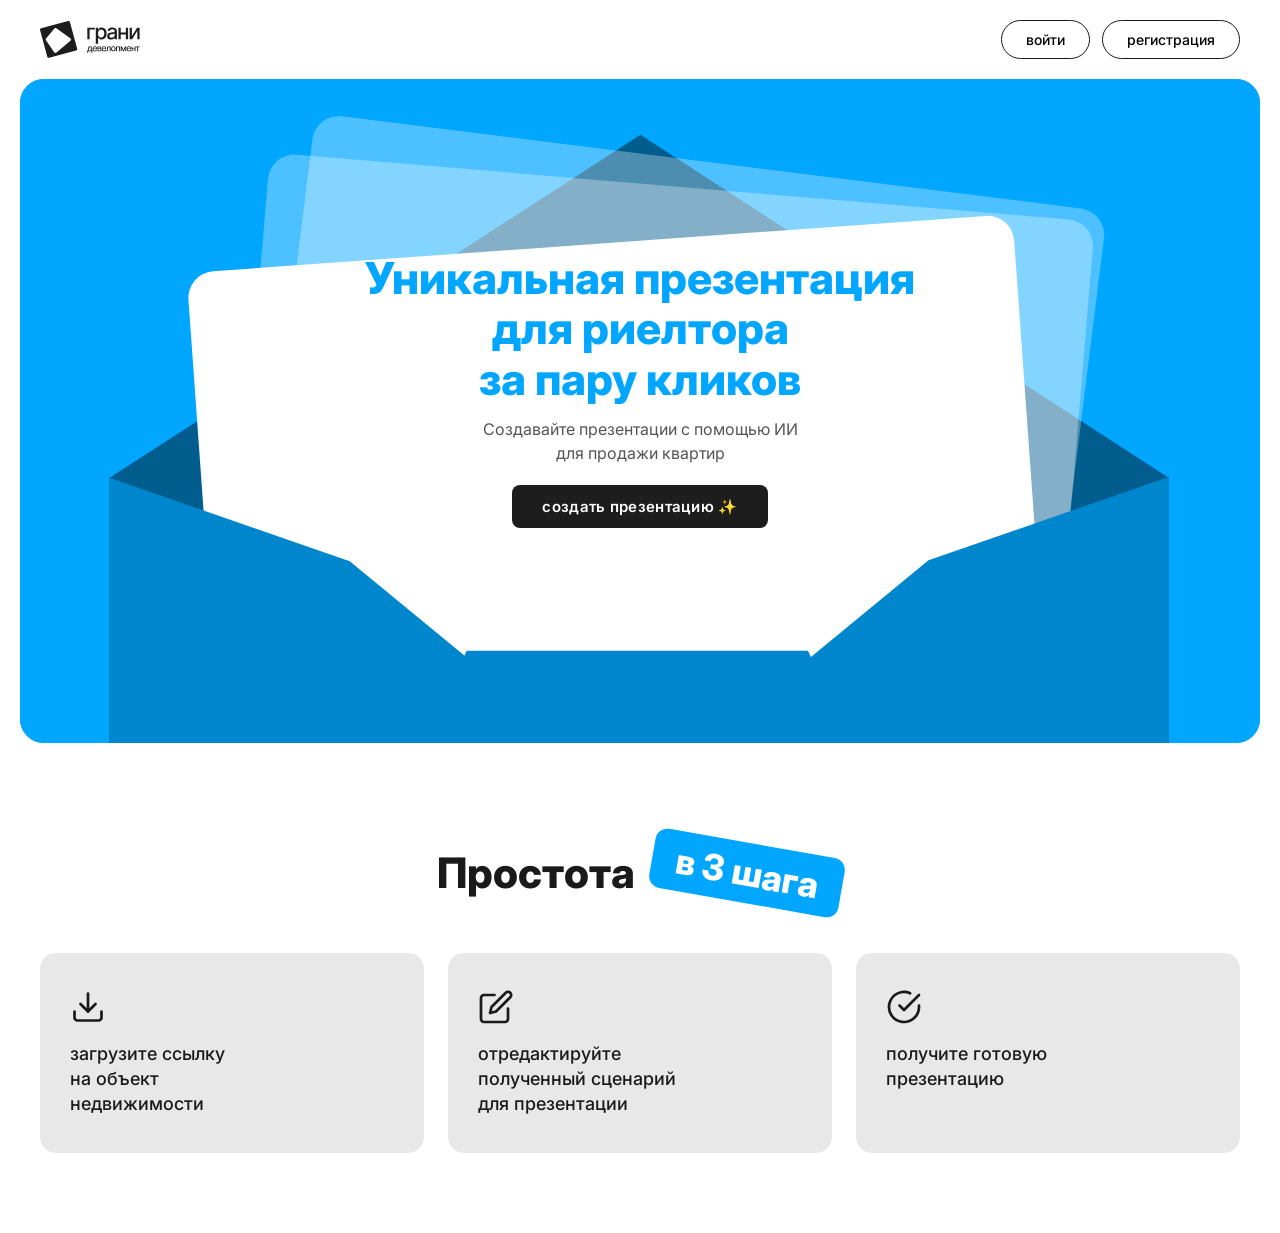
<file: front/index.html>
<!DOCTYPE html>
<html lang="ru">
<head>
    <meta charset="UTF-8">
    <meta name="viewport" content="width=device-width, initial-scale=1.0">
    <title>Виртуальный ремонт</title>
    <link rel="shortcut icon" href="/front/photo/favicon.ico" type="image/x-icon">
    <link rel="stylesheet" href="/front/css/style.css">

</head>
<body>

    <!-- HEADER -->
    <header class="header">
        <img class="svg-logo" src="/front/photo/logo.svg">
        <div class="header-buttons">
            <button class="header-btn" onclick="openModal('login')">войти</button>
            <button class="header-btn" onclick="openModal('register')">регистрация</button>
        </div>
    </header>

    <!-- HERO SECTION (новый дизайн) -->
    <section class="hero-new">
        <div class="hero-envelope-container">
            <svg class="envelope-svg" viewBox="0 0 1399 749" xmlns="http://www.w3.org/2000/svg" preserveAspectRatio="xMidYMid meet">
                <rect width="1399" height="749" rx="20" fill="#00A6FF"/>
                <path d="M101 450 L700 63 L1296 450 L1296 869 L101 869 Z" fill="#005D8E"/>
                <rect x="297" y="92" width="900" height="535" rx="30" transform="rotate(7.1 747 360)" fill="white" fill-opacity="0.3"/>
                <rect x="258" y="121" width="934" height="540" rx="30" transform="rotate(4.8 725 391)" fill="white" fill-opacity="0.3"/>
                <rect x="206" y="185" width="934" height="540" rx="30" transform="rotate(-4.1 673 455)" fill="white"/>
                <path d="M101 869 L101 450 L372 544 L587 721 L587 869 Z" fill="#0086CD"/>
                <path d="M1296 868 L1296 449 L1025 543 L810 720 L810 868 Z" fill="#0086CD"/>
                <path d="M504 645 L397 870 L996 873 L889 645 Z" fill="#0086CD"/>
            </svg>
            <div class="hero-content-overlay">
                <h1 class="hero-new-title">Уникальная презентация<br>для риелтора<br>за пару кликов</h1>
                <p class="hero-new-subtitle">Создавайте презентации с помощью ИИ<br>для продажи квартир</p>
                <a class="hero-new-cta" href="/create">создать презентацию ✨</a>
            </div>
        </div>
    </section>

    <!-- STEPS SECTION -->
    <section class="steps-section">
        <h2 class="steps-title">Простота <span class="steps-badge tilt-badge">в 3 шага</span></h2>
        <div class="steps-cards">
            <div class="step-card animate-on-scroll">
                <svg class="step-icon" width="36" height="36" viewBox="0 0 24 24" fill="none" stroke="#1a1a1a" stroke-width="1.8" stroke-linecap="round" stroke-linejoin="round">
                    <path d="M21 15v4a2 2 0 0 1-2 2H5a2 2 0 0 1-2-2v-4"/>
                    <polyline points="7 10 12 15 17 10"/>
                    <line x1="12" y1="15" x2="12" y2="3"/>
                </svg>
                <p class="step-card-text">загрузите ссылку<br>на объект<br>недвижимости</p>
            </div>
            <div class="step-card animate-on-scroll">
                <svg class="step-icon" width="36" height="36" viewBox="0 0 24 24" fill="none" stroke="#1a1a1a" stroke-width="1.8" stroke-linecap="round" stroke-linejoin="round">
                    <path d="M11 4H4a2 2 0 0 0-2 2v14a2 2 0 0 0 2 2h14a2 2 0 0 0 2-2v-7"/>
                    <path d="M18.5 2.5a2.121 2.121 0 0 1 3 3L12 15l-4 1 1-4 9.5-9.5z"/>
                </svg>
                <p class="step-card-text">отредактируйте<br>полученный сценарий<br>для презентации</p>
            </div>
            <div class="step-card animate-on-scroll">
                <svg class="step-icon" width="36" height="36" viewBox="0 0 24 24" fill="none" stroke="#1a1a1a" stroke-width="1.8" stroke-linecap="round" stroke-linejoin="round">
                    <path d="M22 11.08V12a10 10 0 1 1-5.93-9.14"/>
                    <polyline points="22 4 12 14.01 9 11.01"/>
                </svg>
                <p class="step-card-text">получите готовую<br>презентацию</p>
            </div>
        </div>
    </section>
    <script src="/front/js/auth.js"></script>
    <script src="/front/js/script.js"></script>

    <!-- ===== AUTH MODAL ===== -->
    <div class="modal-overlay" id="authModal">
        <div class="modal-logo">LOGO</div>
        <button class="close-modal" onclick="closeModal('authModal')">✕</button>

        <div class="modal-card">
            <div class="modal-tabs">
                <button class="modal-tab active" id="tabRegister" onclick="switchTab('register')">Регистрация</button>
                <button class="modal-tab" id="tabLogin" onclick="switchTab('login')">Вход</button>
            </div>

            <!-- Форма регистрации (поле "Имя пользователя" убрано) -->
            <form class="register-form" id="registerForm" onsubmit="return false;">
                <div class="form-group">
                    <label class="form-label">Электронная почта</label>
                    <input type="email" class="form-input" id="regEmail" placeholder="Электронная почта">
                </div>
                <div class="form-group">
                    <label class="form-label">Пароль</label>
                    <input type="password" class="form-input" id="regPassword" placeholder="Пароль">
                </div>
                <p class="form-error" id="regError"></p>
                <button type="submit" class="submit-btn" id="regBtn" onclick="handleRegister()">Зарегистрироваться</button>
                <div class="modal-footer">
                    Уже есть аккаунт? <a onclick="switchTab('login')">Войти</a>
                </div>
            </form>

            <!-- Форма входа -->
            <form class="login-form" id="loginForm" onsubmit="return false;">
                <div class="form-group">
                    <label class="form-label">Электронная почта</label>
                    <input type="email" class="form-input" id="loginEmail" placeholder="Электронная почта">
                </div>
                <div class="form-group">
                    <label class="form-label">Пароль</label>
                    <input type="password" class="form-input" id="loginPassword" placeholder="Пароль">
                </div>
                <p class="form-error" id="loginError"></p>
                <button type="submit" class="submit-btn" id="loginBtn" onclick="handleLogin()">Войти</button>
                <div class="modal-footer">
                    Нет аккаунта? <a onclick="switchTab('register')">Зарегистрироваться</a>
                </div>
            </form>
        </div>
    </div>
</body>
</html>
</file>
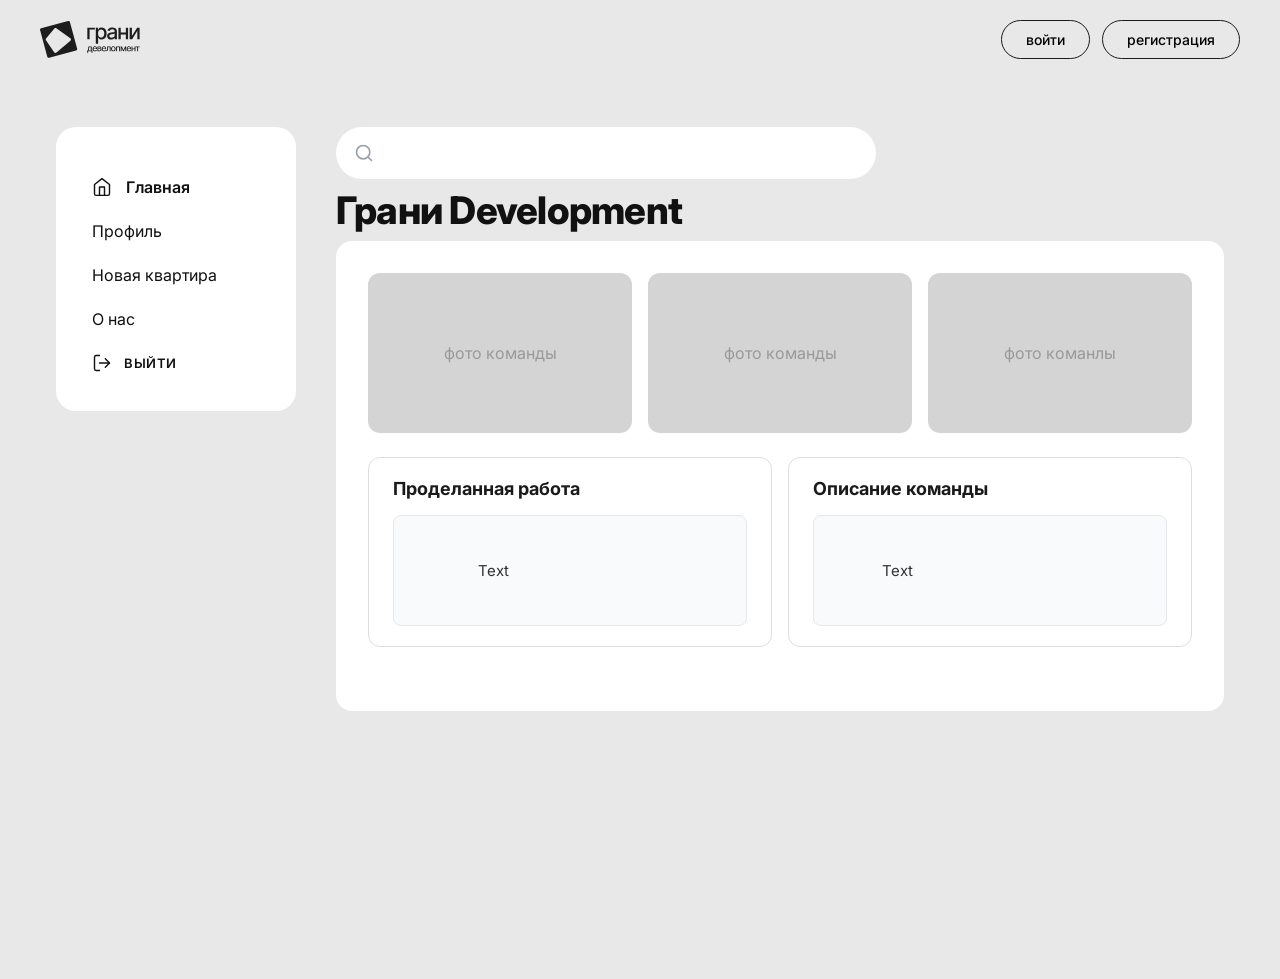
<file: front/about.html>
<!DOCTYPE html>
<html lang="ru">
<head>
  <meta charset="UTF-8">
  <meta name="viewport" content="width=device-width, initial-scale=1.0">
  <title>Новый проект</title>
  <link rel="shortcut icon" href="/front/photo/favicon.ico" type="image/x-icon">
  <link rel="stylesheet" href="/front/css/pres_add.css">
</head>
<body>

<header class="header">
    <img class="svg-logo" src="/front/photo/logo.svg">
    <div class="header-buttons">
        <button class="header-btn" onclick="openModal('login')">войти</button>
        <button class="header-btn" onclick="openModal('register')">регистрация</button>
    </div>
</header>

<div class="layout">
  <!-- SIDEBAR -->
  <aside class="carts-sidebar">
      <nav class="carts-nav">
          <!-- Active item — icon + bold -->
          <a class="carts-nav-item active" href="/front/index.html">
              <svg viewBox="0 0 24 24" stroke-linecap="round" stroke-linejoin="round">
                  <path d="M3 9l9-7 9 7v11a2 2 0 01-2 2H5a2 2 0 01-2-2z"/>
                  <polyline points="9 22 9 12 15 12 15 22"/>
              </svg>
              Главная
          </a>
          <!-- Plain text, no icons -->
          <a class="carts-nav-item no-icon" href="/profile">Профиль</a>
          <a class="carts-nav-item no-icon" href="/create">Новая квартира</a>
          <a class="carts-nav-item no-icon" href="/about">О нас</a>
      </nav>
      <button class="carts-logout-btn" onclick="logout()">
          <svg viewBox="0 0 24 24" stroke-linecap="round" stroke-linejoin="round">
              <path d="M9 21H5a2 2 0 01-2-2V5a2 2 0 012-2h4"/>
              <polyline points="16 17 21 12 16 7"/>
              <line x1="21" y1="12" x2="9" y2="12"/>
          </svg>
          выйти
      </button>
  </aside>

  <!-- MAIN -->
  <main class="main">

    <!-- Search -->
    <div class="carts-search">
        <input type="text" class="carts-search-input" placeholder="">
    </div>

    <!-- Title -->
    <h1 class="page-title">Грани Development</h1>

    <!-- Content card -->
    <div class="content-card">

      <!-- Photos -->
      <div class="photos-row">
        <div class="photo-placeholder">фото команды</div>
        <div class="photo-placeholder">фото команды</div>
        <div class="photo-placeholder">фото команлы</div>
      </div>

      <!-- Info boxes -->
      <div class="info-row">
        <div class="info-box">
          <h3>Проделанная работа</h3>
          <div class="details">
            <p class="description-text">
                Text
            </p>
          </div>
        </div>
        <div class="info-box">
          <h3>Описание команды</h3>
          <p class="description-text">
            Text
          </p>
        </div>
      </div>
    </div>
  </main>
</div>

<script src="/front/js/auth.js"></script>

</body>
</html>
</file>
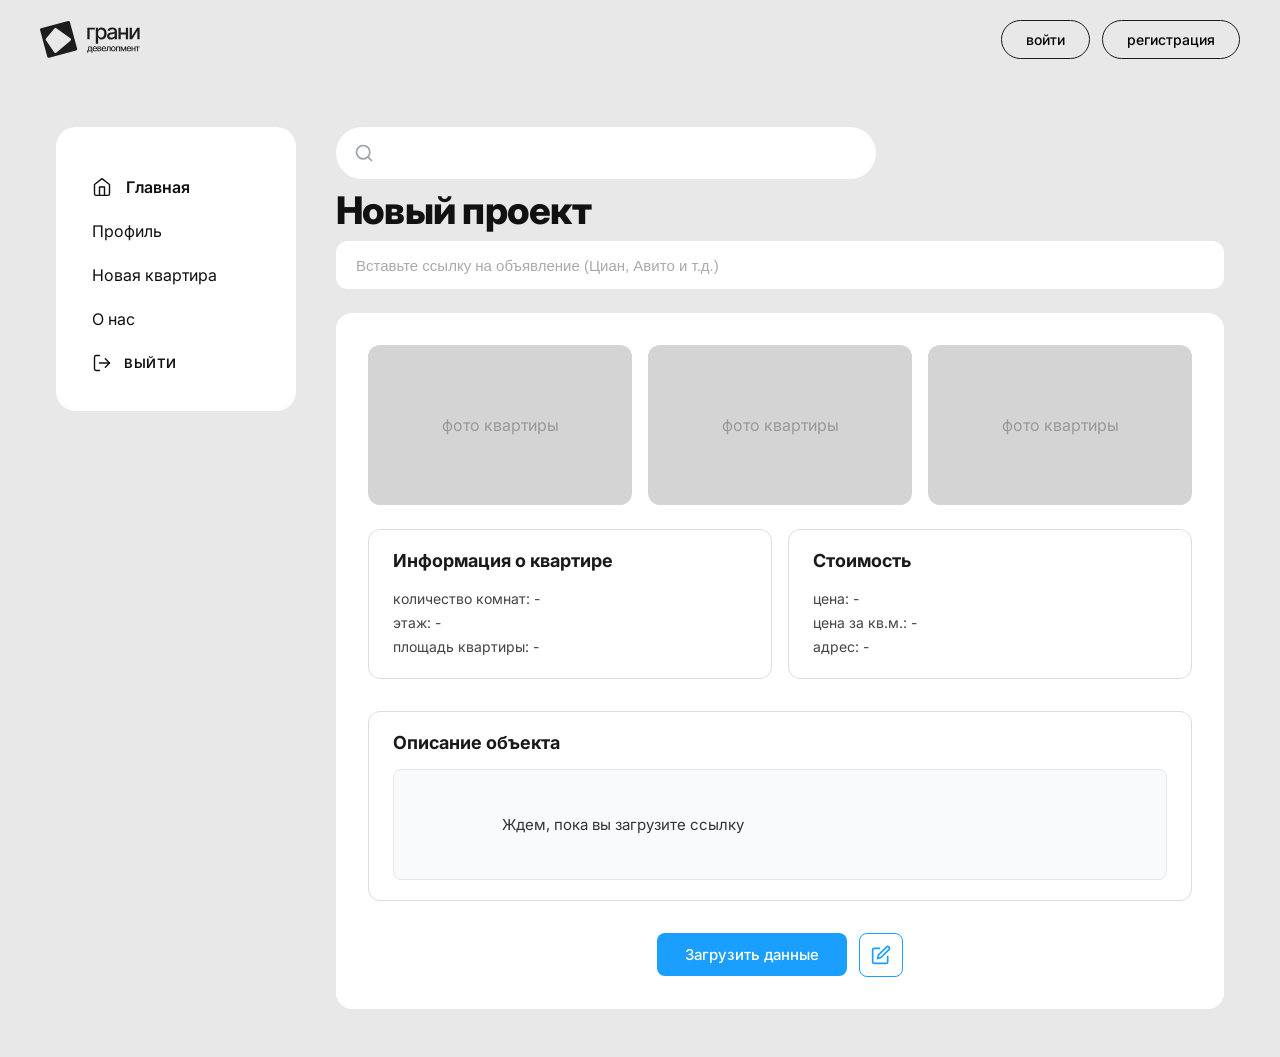
<file: front/pres_add.html>
<!DOCTYPE html>
<html lang="ru">
<head>
    <meta charset="UTF-8">
    <meta name="viewport" content="width=device-width, initial-scale=1.0">
    <title>Новый проект</title>
    <link rel="shortcut icon" href="/front/photo/favicon.ico" type="image/x-icon">
    <link rel="stylesheet" href="/front/css/style.css">
    <link rel="stylesheet" href="/front/css/pres_add.css">
</head>
<body>
    <header class="header">
        <img class="svg-logo" src="/front/photo/logo.svg">
        <div class="header-buttons">
            <button class="header-btn" onclick="openModal('login')">войти</button>
            <button class="header-btn" onclick="openModal('register')">регистрация</button>
        </div>
    </header>

    <div class="layout">
        <!-- Sidebar -->
        <aside class="carts-sidebar">
            <nav class="carts-nav">
                <!-- Active item — icon + bold -->
                <a class="carts-nav-item active" href="/front/index.html">
                    <svg viewBox="0 0 24 24" stroke-linecap="round" stroke-linejoin="round">
                        <path d="M3 9l9-7 9 7v11a2 2 0 01-2 2H5a2 2 0 01-2-2z"/>
                        <polyline points="9 22 9 12 15 12 15 22"/>
                    </svg>
                    Главная
                </a>
                <!-- Plain text, no icons -->
                <a class="carts-nav-item no-icon" href="/profile">Профиль</a>
                <a class="carts-nav-item no-icon" href="/create">Новая квартира</a>
                <a class="carts-nav-item no-icon" href="/about">О нас</a>
            </nav>
            <button class="carts-logout-btn" onclick="logout()">
                <svg viewBox="0 0 24 24" stroke-linecap="round" stroke-linejoin="round">
                    <path d="M9 21H5a2 2 0 01-2-2V5a2 2 0 012-2h4"/>
                    <polyline points="16 17 21 12 16 7"/>
                    <line x1="21" y1="12" x2="9" y2="12"/>
                </svg>
                выйти
            </button>
        </aside>

        <!-- Main Content -->
        <main class="main">
            <div class="carts-search">
                <input type="text" class="carts-search-input" placeholder="">
            </div>
            
            <h1 class="page-title">Новый проект</h1>
            
            <!-- Link Input -->
            <div class="link-input">
                <input type="text" id="propertyLink" placeholder="Вставьте ссылку на объявление (Циан, Авито и т.д.)">
            </div>
            
            <!-- Content Card -->
            <div class="content-card">
                <!-- Photos -->
                <div class="photos-row">
                    <div class="photo-placeholder">фото квартиры</div>
                    <div class="photo-placeholder">фото квартиры</div>
                    <div class="photo-placeholder">фото квартиры</div>
                </div>
                
                <!-- Info Boxes -->
                <div class="info-row">
                    <div class="info-box">
                        <h3 id="propertyTitle">Информация о квартире</h3>
                        <div class="details">
                            <div>количество комнат: <span id="rooms"> -</span></div>
                            <div>этаж: <span id="floor"> -</span></div>
                            <div>площадь квартиры: <span id="area"> -</span></div>
                        </div>
                    </div>
                    <div class="info-box">
                        <h3>Стоимость</h3>
                        <div class="details">
                            <div>цена: <span id="price"> -</span></div>
                            <div>цена за кв.м.: <span id="pricePerSqm"> -</span></div>
                            <div>адрес: <span id="address"> -</span></div>
                        </div>
                    </div>
                </div>
                
                <!-- Description -->
                <div class="info-box" style="margin-bottom: 32px;">
                    <h3>Описание объекта</h3>
                    <p id="description" class="description-text">
                      Ждем, пока вы загрузите ссылку
                    </p>
                </div>
                
                <!-- Presentation Text (скрыто до генерации) -->
                <div class="presentation-section" style="display: none;">
                    <h2>Текст для презентации:</h2>
                    <div id="slidesContainer">
                        <!-- Слайды будут добавлены здесь после генерации -->
                    </div>
                </div>
                
                <!-- Buttons -->
                <div class="actions-row">
                    <button id="loadPropertyBtn" class="btn btn-primary">Загрузить данные</button>
                    <button id="generateScenarioBtn" class="btn btn-outline">Сгенерировать сценарий презентации</button>
                    <button class="btn-icon" title="Редактировать">
                        <svg viewBox="0 0 24 24" fill="none" stroke="currentColor" stroke-width="2">
                            <path d="M11 4H4a2 2 0 0 0-2 2v14a2 2 0 0 0 2 2h14a2 2 0 0 0 2-2v-7"></path>
                            <path d="M18.5 2.5a2.121 2.121 0 0 1 3 3L12 15l-4 1 1-4 9.5-9.5z"></path>
                        </svg>
                    </button>
                </div>
                <!-- Сценарий презентации (скрыт до генерации) -->
                <div id="scenarioSection" class="info-box" style="display: none; margin-top: 32px;">
                    <h3>Сценарий презентации:</h3>
                    <p class="description-text">*Вы можете добавить информацию о вашем клиенте</p>
                    
                    <!-- Кнопка редактирования сценария -->
                    <div style="display: flex; justify-content: flex-end; margin-bottom: 12px;">
                        <button id="editScenarioBtn" class="btn btn-outline" style="padding: 6px 16px; font-size: 13px;">
                            Редактировать
                        </button>
                    </div>
                    
                    <!-- Текст сценария (для просмотра) -->
                    <div id="scenarioView" class="description-text" style="margin-bottom: 16px;"></div>
                    
                    <!-- Textarea для редактирования (скрыта по умолчанию) -->
                    <textarea id="scenarioEdit" class="scenario-textarea" style="display: none; margin-bottom: 16px;" rows="12"></textarea>
                    
                    <!-- Кнопки сохранения/отмены редактирования -->
                    <div id="scenarioEditButtons" style="display: none; gap: 12px; margin-bottom: 24px;">
                        <button id="saveScenarioBtn" class="btn btn-primary" style="padding: 8px 20px;">Сохранить</button>
                        <button id="cancelEditBtn" class="btn btn-outline" style="padding: 8px 20px;">Отмена</button>
                    </div>
                    
                    <!-- Настройки генерации презентации -->
                    <div class="presentation-settings" style="background: #f9fafb; border: 1.5px solid #e5e7eb; border-radius: 12px; padding: 24px; margin-bottom: 24px;">
                        <h4 style="margin-bottom: 20px; font-size: 16px; font-weight: 700; color: #1a1a1a;">Настройки презентации:</h4>
                        
                        <div class="settings-grid" style="display: grid; grid-template-columns: repeat(2, 1fr); gap: 16px;">
                            <!-- Количество слайдов -->
                            <div class="setting-field">
                                <label style="display: block; margin-bottom: 6px; font-size: 13px; color: #666; font-weight: 500;">
                                    Количество слайдов:
                                </label>
                                <input type="number" id="nSlidesInput" min="3" max="20" value="6" 
                                    style="width: 100%; padding: 10px 14px; border: 1.5px solid #d1d5db; border-radius: 8px; font-size: 14px; font-family: inherit;">
                            </div>
                            
                            <!-- Шаблон -->
                            <div class="setting-field">
                                <label style="display: block; margin-bottom: 6px; font-size: 13px; color: #666; font-weight: 500;">
                                    Шаблон:
                                </label>
                                <select id="templateSelect" 
                                    style="width: 100%; padding: 10px 14px; border: 1.5px solid #d1d5db; border-radius: 8px; font-size: 14px; font-family: inherit; background: #fff;">
                                    <option value="general">Общий</option>
                                    <option value="business">Бизнес</option>
                                    <option value="modern">Современный</option>
                                    <option value="minimal">Минимализм</option>
                                    <option value="creative">Креативный</option>
                                </select>
                            </div>
                            
                            <!-- Формат экспорта -->
                            <div class="setting-field">
                                <label style="display: block; margin-bottom: 6px; font-size: 13px; color: #666; font-weight: 500;">
                                    Формат экспорта:
                                </label>
                                <select id="exportAsSelect" 
                                    style="width: 100%; padding: 10px 14px; border: 1.5px solid #d1d5db; border-radius: 8px; font-size: 14px; font-family: inherit; background: #fff;">
                                    <option value="pptx">PowerPoint (.pptx)</option>
                                    <option value="pdf">PDF (.pdf)</option>
                                </select>
                            </div>
                            
                            <!-- Тон -->
                            <div class="setting-field">
                                <label style="display: block; margin-bottom: 6px; font-size: 13px; color: #666; font-weight: 500;">
                                    Тон презентации:
                                </label>
                                <select id="toneSelect" 
                                    style="width: 100%; padding: 10px 14px; border: 1.5px solid #d1d5db; border-radius: 8px; font-size: 14px; font-family: inherit; background: #fff;">
                                    <option value="default">Стандартный</option>
                                    <option value="formal">Официальный</option>
                                    <option value="casual">Неформальный</option>
                                    <option value="persuasive">Убеждающий</option>
                                    <option value="educational">Образовательный</option>
                                </select>
                            </div>
                        </div>
                    </div>
                    
                    <!-- Кнопка генерации презентации -->
                    <div class="actions-row" style="margin-top: 24px;">
                        <button id="generatePresentationBtn" class="btn btn-primary">Сгенерировать презентацию</button>
                    </div>
                    <div id="downloadSection" class="actions-row" style="display: none; margin-top: 16px;">
                        <a id="downloadPdfBtn" class="btn btn-primary" style="text-decoration: none; display: inline-flex; align-items: center; gap: 8px;" target="_blank">
                            <svg viewBox="0 0 24 24" fill="none" stroke="currentColor" stroke-width="2" style="width: 18px; height: 18px;">
                                <path d="M21 15v4a2 2 0 0 1-2 2H5a2 2 0 0 1-2-2v-4"></path>
                                <polyline points="7 10 12 15 17 10"></polyline>
                                <line x1="12" y1="15" x2="12" y2="3"></line>
                            </svg>
                            Скачать презентацию
                        </a>
                    </div>
                </div>
            </div>
        </main>
    </div>

    <script src="/front/js/auth.js"></script>
    <script src="/front/js/pres_add.js"></script>
</body>
</html>
</file>
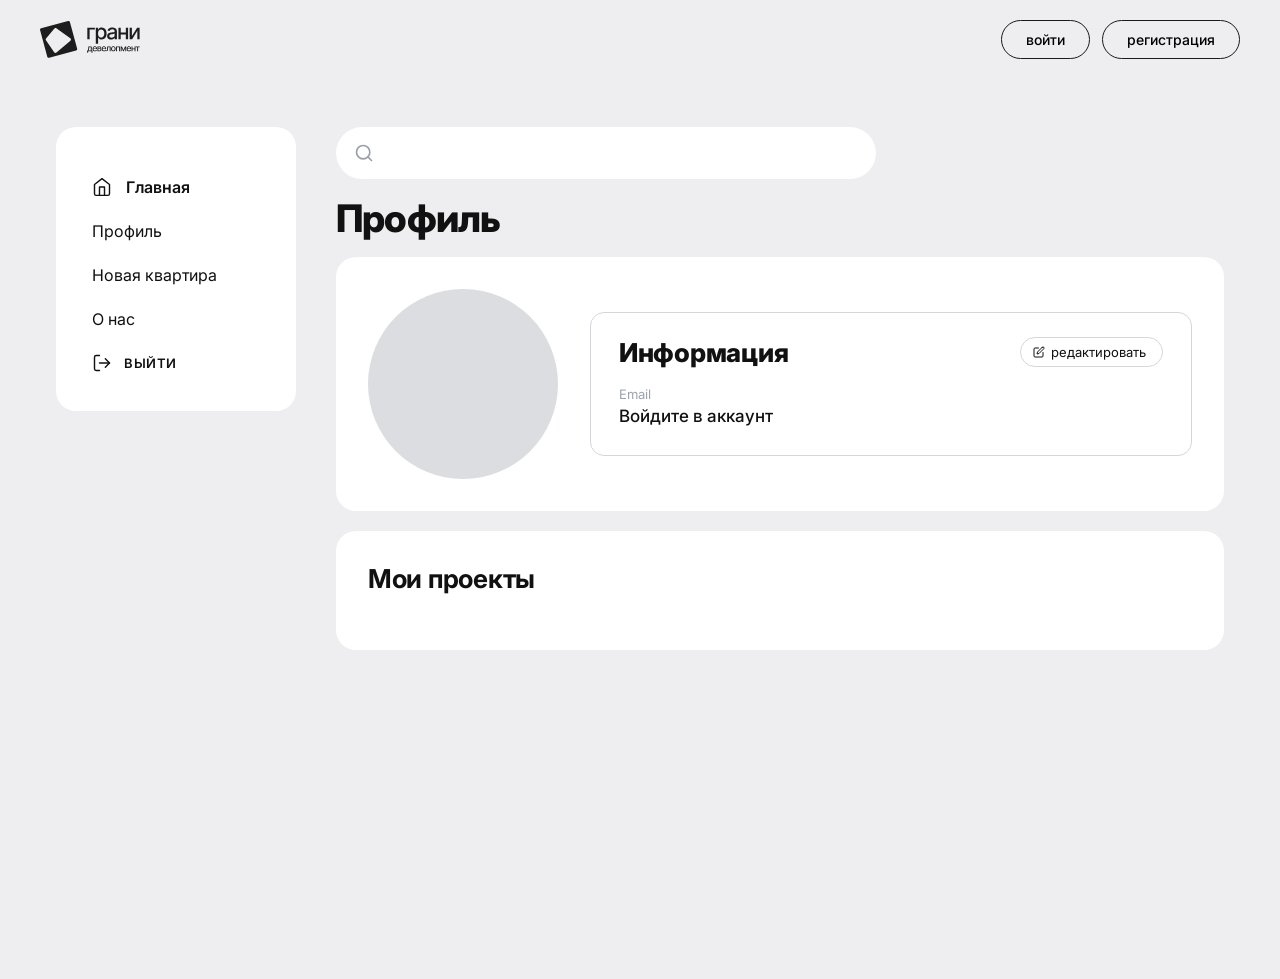
<file: front/profile.html>
<!DOCTYPE html>
<html lang="ru">
<head>
    <meta charset="UTF-8">
    <meta name="viewport" content="width=device-width, initial-scale=1.0">
    <title>Профиль</title>
    <link rel="shortcut icon" href="/front/photo/favicon.ico" type="image/x-icon">
    <link rel="stylesheet" href="/front/css/profile.css">
</head>
<body>
    <header class="header">
        <img class="svg-logo" src="/front/photo/logo.svg">
        <div class="header-buttons">
            <button class="header-btn" onclick="openModal('login')">войти</button>
            <button class="header-btn" onclick="openModal('register')">регистрация</button>
        </div>
    </header>
    <div class="carts-page">
        <!-- SIDEBAR (white rounded card) -->
        <aside class="carts-sidebar">
            <nav class="carts-nav">
                <!-- Active item — icon + bold -->
                <a class="carts-nav-item active" href="/front/index.html">
                    <svg viewBox="0 0 24 24" stroke-linecap="round" stroke-linejoin="round">
                        <path d="M3 9l9-7 9 7v11a2 2 0 01-2 2H5a2 2 0 01-2-2z"/>
                        <polyline points="9 22 9 12 15 12 15 22"/>
                    </svg>
                    Главная
                </a>
                <!-- Plain text, no icons -->
                <a class="carts-nav-item no-icon" href="/profile">Профиль</a>
                <a class="carts-nav-item no-icon" href="/create">Новая квартира</a>
                <a class="carts-nav-item no-icon" href="/about">О нас</a>
            </nav>
            <button class="carts-logout-btn" onclick="logout()">
                <svg viewBox="0 0 24 24" stroke-linecap="round" stroke-linejoin="round">
                    <path d="M9 21H5a2 2 0 01-2-2V5a2 2 0 012-2h4"/>
                    <polyline points="16 17 21 12 16 7"/>
                    <line x1="21" y1="12" x2="9" y2="12"/>
                </svg>
                выйти
            </button>
        </aside>

        <!-- MAIN -->
        <div class="carts-main">

            <!-- SEARCH (pill with magnifier icon baked-in, no border) -->
            <div class="carts-search">
                <input type="text" class="carts-search-input" placeholder="">
            </div>

            <!-- TITLE -->
            <h1 class="carts-title">Профиль</h1>

            <!-- PROFILE CARD: avatar + bordered info box, both inside one white card -->
            <div class="carts-card">
                <div class="profile-card-content">
                    <div class="profile-avatar" id="profileAvatar"></div>
                    <div class="profile-info">
                        <!-- Header row: "Информация" left + "редактировать" pill right -->
                        <div class="profile-info-header">
                            <h2 class="profile-info-head">Информация</h2>
                            <button class="profile-edit-btn">
                                <svg viewBox="0 0 24 24" stroke="currentColor" stroke-linecap="round" stroke-linejoin="round">
                                    <path d="M11 4H4a2 2 0 00-2 2v14a2 2 0 002 2h14a2 2 0 002-2v-7"/>
                                    <path d="M18.5 2.5a2.121 2.121 0 013 3L12 15l-4 1 1-4 9.5-9.5z"/>
                                </svg>
                                редактировать
                            </button>
                        </div>
                        <!-- 3 columns; Имя column is constrained so long names wrap -->
                        <div class="profile-info-fields">
                            <div>
                                <div class="profile-field-label">Email</div>
                                <div class="profile-field-value" id="userEmail">Войдите в аккаунт</div>
                            </div>
                        </div>
                    </div>
                </div>
            </div>


            <!-- PRESENTATIONS CARD -->
            <div class="carts-card">
                <div class="presentations-head">
                    <h2 class="presentations-title">Мои проекты</h2>
                </div>
                
                <!-- Сетка для карточек PDF -->
                <div id="pdfList" class="presentations-grid">
                    <!-- Сюда JS будет добавлять карточки -->
                </div>
                <p id="pdfEmptyMessage" style="display: none; color: #9ca3af; font-size: 15px; text-align: center; padding: 20px 0;">
                    У вас пока нет загруженных документов
                </p>
            </div>

        </div>
    </div>

    <script src="/front/js/auth.js"></script>
    <script src="/front/js/profile.js"></script>
</body>
</html>
</file>
<file: front/css/style.css>
@import url('https://fonts.googleapis.com/css2?family=Inter:wght@400;500;600;700;800;900&display=swap');

* {
    margin: 0;
    padding: 0;
    box-sizing: border-box;
}

body {
    font-family: 'Inter', sans-serif;
    background: #fff;
    color: #1a1a1a;
    overflow-x: hidden;
}

/* ===== HEADER ===== */
.header {
    display: flex;
    justify-content: space-between;
    align-items: center;
    padding: 20px 40px;
}
.svg-logo {
    width: 100px;
    height: auto;
}
.header-buttons {
    display: flex;
    gap: 12px;
    align-items: center;
}
.header-btn {
    padding: 10px 24px;
    border: 1.5px solid #1a1a1a;
    border-radius: 30px;
    background: transparent;
    font-size: 14px;
    font-weight: 500;
    cursor: pointer;
    font-family: 'Inter', sans-serif;
    transition: all 0.3s;
}
.header-btn:hover {
    background: #1a1a1a;
    color: #fff;
}
.header-username-btn {
    background: #00A6FF;
    color: #fff;
    border-color: #00A6FF;
}
.header-username-btn:hover {
    background: #0090e0;
    border-color: #0090e0;
}

/* ===== HERO SECTION (компактный вариант) ===== */
.hero-new {
    margin: 0 20px 40px;
    max-height: calc(100vh - 90px);
    display: flex;
    flex-direction: column;
}
.hero-envelope-container {
    position: relative;
    background: #00A6FF;
    border-radius: 24px;
    overflow: hidden;
    max-height: 100%;
    flex: 1 1 auto;
    display: flex;
    align-items: flex-start;
    justify-content: center;
}
.envelope-svg {
    width: 100%;
    height: auto;
    display: block;
    max-height: calc(100vh - 90px);
    object-fit: contain;
}
.hero-content-overlay {
    position: absolute;
    top: 0;
    left: 0;
    right: 0;
    bottom: 0;
    display: flex;
    flex-direction: column;
    align-items: center;
    justify-content: flex-start;
    padding-top: 14%;
    padding-left: 8%;
    padding-right: 8%;
    pointer-events: none;
}
.hero-content-overlay > * {
    pointer-events: auto;
}
.hero-new-title {
    font-size: clamp(24px, 3.6vw, 44px);
    font-weight: 800;
    color: #00A6FF;
    text-align: center;
    line-height: 1.15;
    margin-bottom: 14px;
    text-shadow: 0 1px 2px rgba(255,255,255,0.5);
}
.hero-new-subtitle {
    font-size: clamp(13px, 1.4vw, 16px);
    color: #555;
    text-align: center;
    line-height: 1.45;
    margin-bottom: 20px;
    font-weight: 400;
    max-width: 640px;
}
.hero-new-cta {
    padding: 12px 30px;
    background: #1D1D1D;
    color: #fff;
    border: none;
    border-radius: 8px;
    font-size: 15px;
    font-weight: 600;
    cursor: pointer;
    font-family: 'Inter', sans-serif;
    transition: all 0.3s;
    letter-spacing: 0.3px;
    text-decoration: none;
}
.hero-new-cta:hover {
    background: #333;
    transform: translateY(-2px);
    box-shadow: 0 6px 20px rgba(0,0,0,0.2);
}

/* ===== STEPS SECTION ===== */
.steps-section {
    padding: 60px 40px 80px;
    text-align: center;
}
.steps-title {
    font-size: 42px;
    font-weight: 800;
    margin-bottom: 50px;
    display: flex;
    align-items: center;
    justify-content: center;
    gap: 16px;
    flex-wrap: wrap;
}
.steps-badge {
    background: #00A6FF;
    color: #fff;
    padding: 8px 24px;
    border-radius: 12px;
    font-size: 36px;
    font-weight: 800;
    display: inline-block;
}
.tilt-badge {
    transform: rotate(10deg);
    transition: transform 0.4s cubic-bezier(0.34, 1.56, 0.64, 1);
    cursor: default;
}
.tilt-badge:hover {
    transform: rotate(0deg) scale(1.05);
}
.steps-cards {
    display: grid;
    grid-template-columns: repeat(3, 1fr);
    gap: 24px;
    max-width: 1200px;
    margin: 0 auto;
}
.step-card {
    background: #E8E8E8;
    border-radius: 16px;
    padding: 36px 30px;
    min-height: 200px;
    display: flex;
    flex-direction: column;
    align-items: flex-start;
    text-align: left;
    transition: transform 0.3s, box-shadow 0.3s;
    gap: 16px;
}
.step-card:hover {
    transform: translateY(-6px);
    box-shadow: 0 12px 30px rgba(0, 0, 0, 0.1);
}
.step-icon {
    flex-shrink: 0;
}
.step-card-text {
    font-size: 18px;
    font-weight: 500;
    line-height: 1.4;
    color: #1a1a1a;
}

/* ===== MODAL ===== */


/* ===== ANIMATIONS ===== */
.animate-on-scroll {
    opacity: 0;
    transform: translateY(40px);
    transition: opacity 0.6s ease, transform 0.6s ease;
}
.animate-on-scroll.visible {
    opacity: 1;
    transform: translateY(0);
}

/* ===== RESPONSIVE ===== */
@media (max-width: 768px) {
    .header {
        padding: 16px 20px;
    }
    .logo {
        font-size: 22px;
    }
    .header-btn {
        padding: 8px 18px;
        font-size: 13px;
    }
    .hero-new {
        margin: 0 12px 24px;
        max-height: calc(100vh - 80px);
    }
    .envelope-svg {
        max-height: calc(100vh - 80px);
    }
    .hero-content-overlay {
        padding-top: 12%;
        padding-left: 5%;
        padding-right: 5%;
    }
    .hero-new-title {
        font-size: clamp(20px, 5.5vw, 32px);
        margin-bottom: 10px;
    }
    .hero-new-subtitle {
        font-size: clamp(12px, 2.8vw, 14px);
        margin-bottom: 16px;
    }
    .hero-new-cta {
        padding: 10px 24px;
        font-size: 14px;
    }
    .steps-section {
        padding: 40px 20px 60px;
    }
    .steps-title {
        font-size: 28px;
    }
    .steps-badge {
        font-size: 24px;
        padding: 6px 18px;
    }
    .steps-cards {
        grid-template-columns: 1fr;
        gap: 16px;
    }
    .step-card {
        min-height: auto;
        padding: 28px 24px;
    }
    .step-card-text {
        font-size: 16px;
    }
    .modal-card {
        padding: 30px 24px;
    }
    .modal-logo {
        left: 20px;
        font-size: 22px;
    }
    .close-modal {
        right: 20px;
    }
}

@media (max-width: 480px) {
    .hero-new {
        max-height: calc(100vh - 70px);
    }
    .envelope-svg {
        max-height: calc(100vh - 70px);
    }
    .hero-content-overlay {
        padding-top: 10%;
    }
    .steps-title {
        font-size: 24px;
        gap: 10px;
    }
    .steps-badge {
        font-size: 20px;
    }
}
</file>
<file: front/css/pres_add.css>
@import url('https://fonts.googleapis.com/css2?family=Inter:wght@400;500;600;700;800;900&display=swap');

* {
    margin: 0;
    padding: 0;
    box-sizing: border-box;
}

body {
    font-family: 'Inter', sans-serif;
    background-color: #e8e8e8;
    color: #222;
    min-height: 100vh;
}

.layout {
    display: flex;
    min-height: 100vh;
    padding: 48px 56px;
    gap: 40px;
    box-sizing: border-box;
}

.header {
    display: flex;
    justify-content: space-between;
    align-items: center;
    padding: 20px 40px;
}

.svg-logo {
    width: 100px;
    height: auto;
}

.header-buttons {
    display: flex;
    gap: 12px;
    align-items: center;
}

.header-btn {
    padding: 10px 24px;
    border: 1.5px solid #1a1a1a;
    border-radius: 30px;
    background: transparent;
    font-size: 14px;
    font-weight: 500;
    cursor: pointer;
    font-family: 'Inter', sans-serif;
    transition: all 0.3s;
}

.header-btn:hover {
    background: #1a1a1a;
    color: #fff;
}

.header-username-btn {
    background: #00A6FF;
    color: #fff;
    border-color: #00A6FF;
}

.header-username-btn:hover {
    background: #0090e0;
    border-color: #0090e0;
}

/* ===== SIDEBAR ===== */
.carts-sidebar {
    width: 240px;
    flex-shrink: 0;
    background: #fff;
    border-radius: 20px;
    padding: 40px 24px 24px;
    display: flex;
    flex-direction: column;
    height: fit-content;
    align-self: flex-start;
    position: sticky;
    top: 48px;
}

.carts-nav {
    flex: 1;
    display: flex;
    flex-direction: column;
    gap: 4px;
}

.carts-nav-item {
    display: flex;
    align-items: center;
    gap: 14px;
    padding: 10px 12px;
    text-decoration: none;
    color: #111;
    font-size: 16px;
    font-weight: 400;
    border-radius: 10px;
    transition: background 0.12s;
}

.carts-nav-item:hover { background: #f3f4f6; }
.carts-nav-item.active { font-weight: 600; }

.carts-nav-item svg {
    width: 20px; height: 20px;
    stroke: #111; flex-shrink: 0;
    stroke-width: 1.7; fill: none;
}

.carts-nav-item.no-icon svg { display: none; }

.carts-logout-btn {
    display: flex;
    align-items: center;
    gap: 12px;
    padding: 14px 12px;
    margin-top: auto;
    cursor: pointer;
    color: #111;
    font-weight: 600;
    font-size: 13px;
    text-transform: uppercase;
    letter-spacing: 0.04em;
    background: none; border: none;
    width: 100%;
    text-align: left;
    font-family: inherit;
    transition: opacity 0.15s;
}

.carts-logout-btn:hover { opacity: 0.6; }
.carts-logout-btn svg { width: 20px; height: 20px; stroke: #111; stroke-width: 1.7; fill: none; }

/* ===== MAIN CONTENT ===== */
.main {
    flex: 1;
    min-width: 0;
}

/* Search bar */
.carts-search {
    max-width: 540px;
    margin-bottom: 12px;
}

.carts-search-input {
    width: 100%;
    border: none;
    outline: none;
    padding: 16px 22px 16px 54px;
    font-size: 16px;
    font-family: inherit;
    background: #fff url("data:image/svg+xml,%3Csvg xmlns='http://www.w3.org/2000/svg' width='20' height='20' viewBox='0 0 24 24' fill='none' stroke='%239aa0a8' stroke-width='2' stroke-linecap='round' stroke-linejoin='round'%3E%3Ccircle cx='11' cy='11' r='8'/%3E%3Cline x1='21' y1='21' x2='16.65' y2='16.65'/%3E%3C/svg%3E") 18px center no-repeat;
    border-radius: 999px;
    color: #111;
}

.carts-search-input::placeholder { color: #ccc; }

/* Heading */
.page-title {
    font-size: 38px;
    font-weight: 800;
    color: #111;
    margin: 0 0 12px 0;
    line-height: 1;
    letter-spacing: -0.02em;
}

/* Link input */
.link-input {
    background: #fff;
    border-radius: 12px;
    padding: 14px 20px;
    margin-bottom: 24px;
}

.link-input input {
    border: none;
    outline: none;
    font-size: 15px;
    width: 100%;
    background: transparent;
    color: #333;
}

.link-input input::placeholder {
    color: #aaa;
}

/* Content card */
.content-card {
    background: #fff;
    border-radius: 16px;
    padding: 32px;
}

/* Photo placeholders */
.photos-row {
    display: grid;
    grid-template-columns: repeat(3, 1fr);
    gap: 16px;
    margin-bottom: 24px;
}

.photo-placeholder {
    background: #d4d4d4;
    border-radius: 12px;
    height: 160px;
    display: flex;
    align-items: center;
    justify-content: center;
    color: #999;
    font-size: 16px;
}

/* Info boxes */
.info-row {
    display: grid;
    grid-template-columns: 1fr 1fr;
    gap: 16px;
    margin-bottom: 32px;
}

.info-box {
    border: 1px solid #ddd;
    border-radius: 12px;
    padding: 20px 24px;
}

.info-box h3 {
    font-size: 18px;
    font-weight: 700;
    margin-bottom: 16px;
    color: #1a1a1a;
}

.info-box .details {
    font-size: 14px;
    line-height: 1.7;
    color: #444;
}

.info-box .details .label {
    color: #666;
}

.info-box .description-text {
    font-size: 14px;
    line-height: 1.7;
    color: #444;
    white-space: pre-wrap;
    word-wrap: break-word;
}

/* Presentation text */
.presentation-section h2 {
    font-size: 20px;
    font-weight: 700;
    margin-bottom: 20px;
    color: #1a1a1a;
}

.slide-block {
    margin-bottom: 20px;
}

.slide-block h4 {
    font-size: 15px;
    font-weight: 700;
    margin-bottom: 8px;
    color: #1a1a1a;
}

.slide-block p {
    font-size: 14px;
    line-height: 1.65;
    color: #444;
}

/* Bottom buttons */
.actions-row {
    display: flex;
    align-items: center;
    gap: 12px;
    margin-top: 32px;
    justify-content: center;
}

.btn {
    padding: 12px 28px;
    border-radius: 8px;
    font-size: 15px;
    font-weight: 500;
    cursor: pointer;
    border: none;
    transition: all 0.2s;
    font-family: inherit;
}

.btn-primary {
    background: #1a9fff;
    color: #fff;
}

.btn-primary:hover {
    background: #0d8aee;
}

.btn-outline {
    background: #fff;
    color: #1a9fff;
    border: 1.5px solid #1a9fff;
}

.btn-outline:hover {
    background: #f0f8ff;
}

.btn-icon {
    width: 44px;
    height: 44px;
    border-radius: 8px;
    border: 1.5px solid #1a9fff;
    background: #fff;
    display: flex;
    align-items: center;
    justify-content: center;
    cursor: pointer;
    transition: all 0.2s;
    padding: 0;
}

.btn-icon:hover {
    background: #f0f8ff;
}

.btn-icon svg {
    width: 20px;
    height: 20px;
    color: #1a9fff;
}

/* Спиннер загрузки */
.loading-spinner {
    display: inline-block;
    width: 18px;
    height: 18px;
    border: 2px solid rgba(255, 255, 255, 0.3);
    border-top-color: #fff;
    border-radius: 50%;
    animation: spin 0.7s linear infinite;
    vertical-align: middle;
    margin-right: 8px;
}

/* ===== SCENARIO LOADING SPINNER ===== */
.scenario-loading {
    display: flex;
    align-items: center;
    justify-content: center;
    gap: 12px;
    padding: 32px 20px;
    color: #888;
    font-size: 15px;
}

.scenario-loading .spinner {
    width: 24px;
    height: 24px;
    border: 3px solid #e5e7eb;
    border-top-color: #1a9fff;
    border-radius: 50%;
    animation: spin 0.8s linear infinite;
}

@keyframes spin {
    to { transform: rotate(360deg); }
}

/* Улучшаем отображение текста сценария */
.info-box .description-text {
    font-size: 15px;
    line-height: 1.7;
    color: #333;
    white-space: pre-wrap;
    word-wrap: break-word;
}

/* ===== SCENARIO TEXTAREA ===== */
.scenario-textarea {
    width: 100%;
    padding: 16px 20px;
    border: 1.5px solid #d1d5db;
    border-radius: 10px;
    font-size: 14px;
    line-height: 1.7;
    font-family: inherit;
    color: #333;
    resize: vertical;
    background: #fff;
    outline: none;
    transition: border-color 0.2s;
}

.scenario-textarea:focus {
    border-color: #1a9fff;
    box-shadow: 0 0 0 3px rgba(26, 159, 255, 0.1);
}

/* ===== LOADING SPINNER ===== */
.loading-spinner {
    display: inline-block;
    width: 18px;
    height: 18px;
    border: 2px solid rgba(255, 255, 255, 0.3);
    border-top-color: #fff;
    border-radius: 50%;
    animation: spin 0.7s linear infinite;
    vertical-align: middle;
    margin-right: 8px;
}

.scenario-loading {
    display: flex;
    align-items: center;
    justify-content: center;
    gap: 12px;
    padding: 32px 20px;
    color: #888;
    font-size: 15px;
}

.scenario-loading .spinner {
    width: 24px;
    height: 24px;
    border: 3px solid #e5e7eb;
    border-top-color: #1a9fff;
    border-radius: 50%;
    animation: spin 0.8s linear infinite;
}

@keyframes spin {
    to { transform: rotate(360deg); }
}

/* ===== SETTINGS FIELDS ===== */
.setting-field select,
.setting-field input {
    outline: none;
    transition: border-color 0.2s, box-shadow 0.2s;
}

.setting-field select:focus,
.setting-field input:focus {
    border-color: #1a9fff;
    box-shadow: 0 0 0 3px rgba(26, 159, 255, 0.1);
}

/* Улучшаем отображение текста сценария */
.info-box .description-text {
    font-size: 15px;
    line-height: 1.7;
    color: #333;
    white-space: pre-wrap;
    word-wrap: break-word;
    background: #f9fafb;
    padding: 16px 20px;
    border-radius: 8px;
    border: 1px solid #e5e7eb;
}

/* Кнопка генерации презентации */
#generatePresentationBtn {
    padding: 12px 28px;
    font-size: 15px;
}

@keyframes spin {
    to { transform: rotate(360deg); }
}

/* Responsive */
@media (max-width: 900px) {
    .layout {
        flex-direction: column;
        padding: 16px;
    }

    .sidebar {
       width: 100%;
       position: static;
       flex-direction: row;
       flex-wrap: wrap;
       gap: 8px;
     }
     
     .sidebar-nav {
       flex-direction: row;
       flex-wrap: wrap;
     }
     
     .sidebar-bottom {
       margin-top: 0;
       padding-top: 0;
     }
     
     .photos-row {
       grid-template-columns: 1fr;
     }
     
     .info-row {
       grid-template-columns: 1fr;
     }
}
</file>
<file: front/css/profile.css>
@import url('https://fonts.googleapis.com/css2?family=Inter:wght@400;500;600;700;800;900&display=swap');


/* ===== CARTS PAGE ===== */
* { margin: 0; padding: 0; box-sizing: border-box; }

body {
    background: #eeedef;
    font-family: 'Inter', sans-serif;
    color: #111;
    -webkit-font-smoothing: antialiased;
}

.header {
    display: flex;
    justify-content: space-between;
    align-items: center;
    padding: 20px 40px;
}
.svg-logo {
    width: 100px;
    height: auto;
}
.header-buttons {
    display: flex;
    gap: 12px;
    align-items: center;
}
.header-btn {
    padding: 10px 24px;
    border: 1.5px solid #1a1a1a;
    border-radius: 30px;
    background: transparent;
    font-size: 14px;
    font-weight: 500;
    cursor: pointer;
    font-family: 'Inter', sans-serif;
    transition: all 0.3s;
}
.header-btn:hover {
    background: #1a1a1a;
    color: #fff;
}
.header-username-btn {
    background: #00A6FF;
    color: #fff;
    border-color: #00A6FF;
}
.header-username-btn:hover {
    background: #0090e0;
    border-color: #0090e0;
}

.carts-page {
    display: flex;
    min-height: 100vh;
    padding: 48px 56px;
    gap: 40px;
    box-sizing: border-box;
}

/* ========= SIDEBAR (white rounded rectangle) ========= */
.carts-sidebar {
    width: 240px;
    flex-shrink: 0;
    background: #fff;
    border-radius: 20px;
    padding: 40px 24px 24px;
    display: flex;
    flex-direction: column;
    height: fit-content;
    align-self: flex-start;
    position: sticky;
    top: 48px;
}
.carts-nav {
    flex: 1;
    display: flex;
    flex-direction: column;
    gap: 4px;
}
.carts-nav-item {
    display: flex;
    align-items: center;
    gap: 14px;
    padding: 10px 12px;
    text-decoration: none;
    color: #111;
    font-size: 16px;
    font-weight: 400;
    border-radius: 10px;
    transition: background 0.12s;
}
.carts-nav-item:hover { background: #f3f4f6; }
.carts-nav-item.active { font-weight: 600; }
.carts-nav-item svg {
    width: 20px; height: 20px;
    stroke: #111; flex-shrink: 0;
    stroke-width: 1.7; fill: none;
}
.carts-nav-item.no-icon svg { display: none; }

.carts-logout-btn {
    display: flex;
    align-items: center;
    gap: 12px;
    padding: 14px 12px;
    margin-top: auto;
    cursor: pointer;
    color: #111;
    font-weight: 600;
    font-size: 13px;
    text-transform: uppercase;
    letter-spacing: 0.04em;
    background: none; border: none;
    width: 100%;
    text-align: left;
    font-family: inherit;
    transition: opacity 0.15s;
}
.carts-logout-btn:hover { opacity: 0.6; }
.carts-logout-btn svg { width: 20px; height: 20px; stroke: #111; stroke-width: 1.7; fill: none; }

/* ========= MAIN ========= */
.carts-main {
    flex: 1;
    min-width: 0;
    display: flex;
    flex-direction: column;
    gap: 8px;
}

/* ========= SEARCH (pill, icon inside, no border, white bg) ========= */
.carts-search {
    max-width: 540px;
    margin-bottom: 12px;
}
.carts-search-input {
    width: 100%;
    border: none;
    outline: none;
    padding: 16px 22px 16px 54px;
    font-size: 16px;
    font-family: inherit;
    background: #fff url("data:image/svg+xml,%3Csvg xmlns='http://www.w3.org/2000/svg' width='20' height='20' viewBox='0 0 24 24' fill='none' stroke='%239aa0a8' stroke-width='2' stroke-linecap='round' stroke-linejoin='round'%3E%3Ccircle cx='11' cy='11' r='8'/%3E%3Cline x1='21' y1='21' x2='16.65' y2='16.65'/%3E%3C/svg%3E") 18px center no-repeat;
    border-radius: 999px;
    color: #111;
}
.carts-search-input::placeholder { color: #ccc; }

/* ========= TITLE ========= */
.carts-title {
    font-size: 38px;
    font-weight: 800;
    color: #111;
    margin: 0 0 12px 0;
    line-height: 1;
    letter-spacing: -0.02em;
}

/* ========= SHARED CARD (white rounded) ========= */
.carts-card {
    background: #fff;
    border-radius: 20px;
    padding: 32px;
    box-sizing: border-box;
    margin-bottom: 12px;
}

/* ========= PROFILE CARD: avatar + bordered info box ========= */
.profile-card-content {
    display: flex;
    gap: 32px;
    align-items: center;
}

/* Avatar — plain gray circle, no letter */
.profile-avatar {
    width: 190px;
    height: 190px;
    flex-shrink: 0;
    border-radius: 50%;
    background: #dcdde0;
}
.profile-avatar img { width: 100%; height: 100%; object-fit: cover; }

/* Info box — thin border, rounded, inside the white card */
.profile-info {
    flex: 1;
    min-width: 0;
    border: 1.5px solid #d4d6db;
    border-radius: 14px;
    padding: 24px 28px 28px;
    position: relative;
}

.profile-info-header {
    display: flex;
    justify-content: space-between;
    align-items: flex-start;
    margin-bottom: 18px;
}
.profile-info-head {
    font-size: 26px;
    font-weight: 800;
    color: #111;
    margin: 0;
    letter-spacing: -0.01em;
}

/* "редактировать" outlined pill — top-right inside info box */
.profile-edit-btn {
    border: 1.5px solid #d4d6db;
    background: #fff;
    border-radius: 999px;
    padding: 6px 16px 6px 12px;
    font-size: 13px;
    cursor: pointer;
    display: flex;
    align-items: center;
    gap: 6px;
    color: #111;
    font-family: inherit;
    font-weight: 400;
    transition: background 0.12s;
    flex-shrink: 0;
}
.profile-edit-btn:hover { background: #f7f7f9; }
.profile-edit-btn svg {
    width: 12px; height: 12px;
    stroke: #111; stroke-width: 2; fill: none;
}

/* 3 columns: Имя (narrow, so long names wrap), Email, Phone */
.profile-info-fields {
    display: grid;
    grid-template-columns: minmax(100px, 170px) minmax(0, 1fr) minmax(0, 1.1fr);
    gap: 12px 32px;
    align-items: start;
}
.profile-field-label {
    font-size: 13px;
    color: #9ca3af;
    margin-bottom: 3px;
    font-weight: 400;
}
.profile-field-value {
    font-size: 17px;
    font-weight: 500;
    color: #111;
    line-height: 1.35;
    word-break: break-word;
}
.profile-field-value.phone {
    font-weight: 700;
}

/* ========= PRESENTATIONS ========= */
.presentations-head {
    display: flex;
    justify-content: space-between;
    align-items: center;
    margin-bottom: 24px;
}
.presentations-title {
    font-size: 26px;
    font-weight: 700;
    color: #111;
    margin: 0;
    letter-spacing: -0.01em;
}

/* "+" button: small outlined square with rounded corners */
.presentations-add {
    width: 34px;
    height: 34px;
    border-radius: 8px;
    border: 1.5px solid #c0c2c6;
    background: #fff;
    cursor: pointer;
    display: flex;
    align-items: center;
    justify-content: center;
    font-size: 20px;
    color: #111;
    transition: background 0.12s;
    line-height: 1;
    padding-bottom: 2px;
    text-decoration: none;
}
.presentations-add:hover { background: #f7f7f9; }

.presentations-grid {
    display: grid;
    grid-template-columns: repeat(4, 1fr);
    gap: 20px 16px;
}
.presentation-item {
    display: flex;
    flex-direction: column;
    gap: 10px;
    cursor: pointer;
    text-decoration: none;
    color: #111;
}
.presentation-thumb {
    width: 100%;
    aspect-ratio: 16 / 10;
    background: #dddde0;
    border-radius: 10px;
    overflow: hidden;
}
.presentation-thumb img { width: 100%; height: 100%; object-fit: cover; }
.presentation-name {
    font-size: 14px;
    font-weight: 400;
    color: #111;
    line-height: 1.35;
    margin: 0;
}

/* ========= RESPONSIVE ========= */
@media (max-width: 1200px) {
    .presentations-grid { grid-template-columns: repeat(3, 1fr); }
}
@media (max-width: 900px) {
    .carts-page { flex-direction: column; padding: 20px; gap: 20px; }
    .carts-sidebar {
        width: 100%;
        flex-direction: row;
        align-items: center;
        justify-content: space-between;
        padding: 16px 20px;
        position: static;
        gap: 16px;
    }
    .carts-nav { flex-direction: row; gap: 8px; }
    .carts-logout-btn { margin-top: 0; width: auto; padding: 14px 12px; }
    .profile-card-content { flex-direction: column; align-items: center; gap: 24px; }
    .profile-info-fields { grid-template-columns: 1fr; gap: 14px; }
    .presentations-grid { grid-template-columns: repeat(2, 1fr); }
}
</file>
